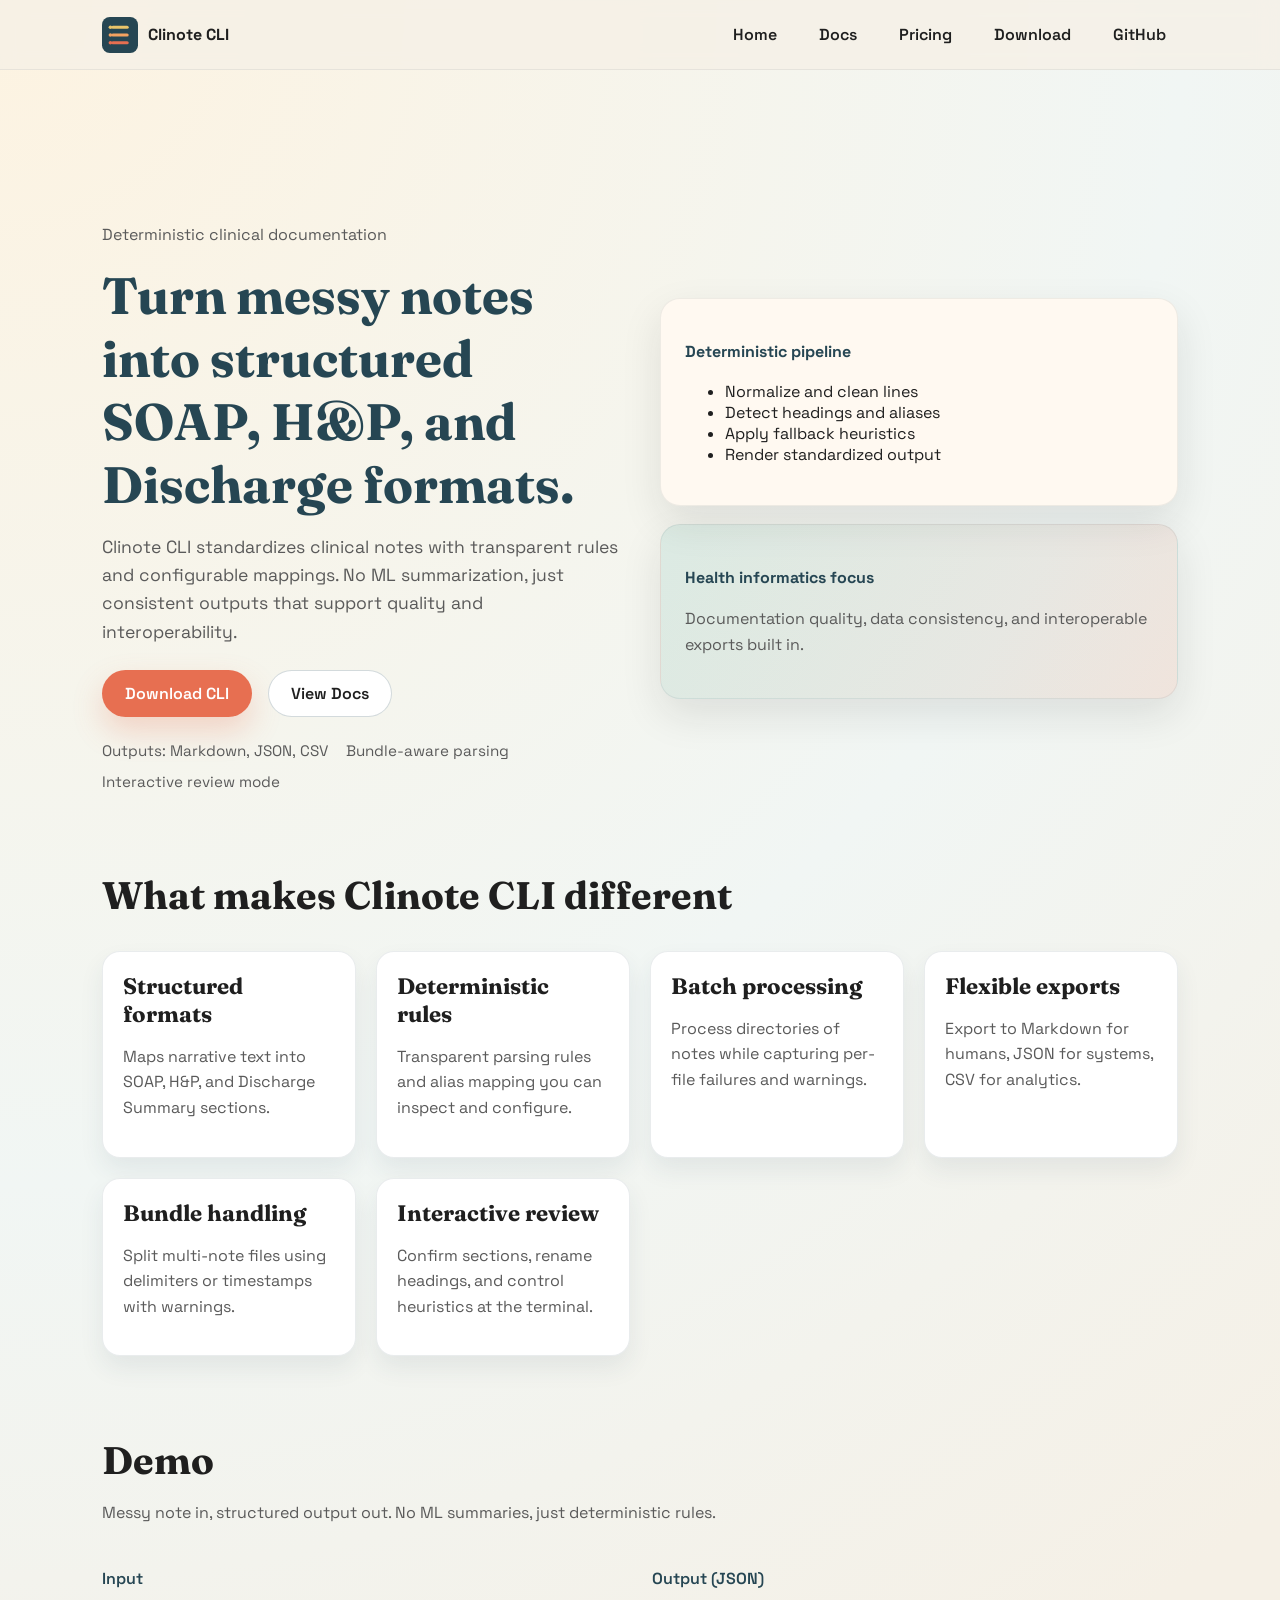
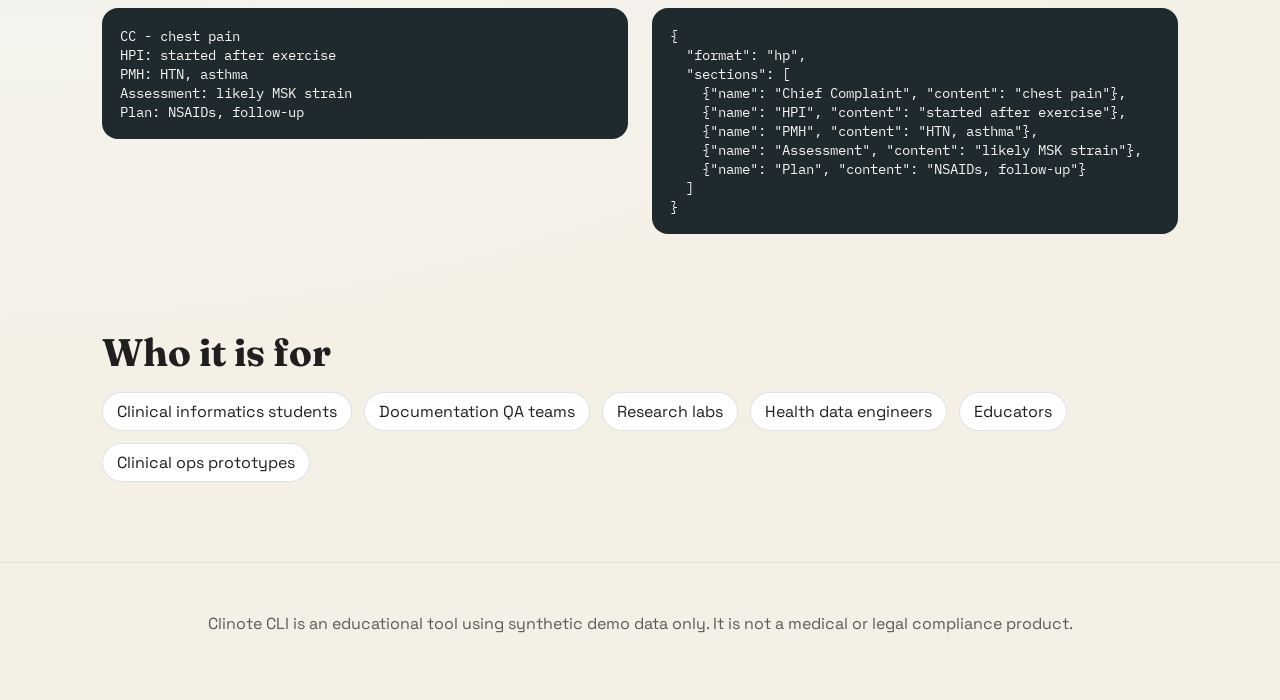
<file: docs/index.html>
<!doctype html>
<html lang="en">
<head>
  <meta charset="utf-8" />
  <meta name="viewport" content="width=device-width,initial-scale=1" />
  <title>Clinote CLI</title>
  <link rel="stylesheet" href="style.css" />
</head>
<body>
  <header class="site-header">
    <nav class="nav">
      <a class="brand" href="index.html">
        <img src="assets/logo.svg" alt="Clinote logo" />
        <span>Clinote CLI</span>
      </a>
      <div class="nav-links">
        <a href="index.html">Home</a>
        <a href="docs.html">Docs</a>
        <a href="pricing.html">Pricing</a>
        <a href="download.html">Download</a>
        <a href="https://github.com/your-org/clinote" target="_blank" rel="noreferrer">GitHub</a>
      </div>
    </nav>
  </header>

  <main>
    <section class="hero">
      <div class="hero-content">
        <p class="eyebrow">Deterministic clinical documentation</p>
        <h1>Turn messy notes into structured SOAP, H&amp;P, and Discharge formats.</h1>
        <p class="lead">
          Clinote CLI standardizes clinical notes with transparent rules and configurable mappings.
          No ML summarization, just consistent outputs that support quality and interoperability.
        </p>
        <div class="hero-actions">
          <a class="btn primary" href="download.html">Download CLI</a>
          <a class="btn ghost" href="docs.html">View Docs</a>
        </div>
        <div class="hero-meta">
          <span>Outputs: Markdown, JSON, CSV</span>
          <span>Bundle-aware parsing</span>
          <span>Interactive review mode</span>
        </div>
      </div>
      <div class="hero-panel">
        <div class="panel-card">
          <p class="panel-title">Deterministic pipeline</p>
          <ul>
            <li>Normalize and clean lines</li>
            <li>Detect headings and aliases</li>
            <li>Apply fallback heuristics</li>
            <li>Render standardized output</li>
          </ul>
        </div>
        <div class="panel-card accent">
          <p class="panel-title">Health informatics focus</p>
          <p>Documentation quality, data consistency, and interoperable exports built in.</p>
        </div>
      </div>
    </section>

    <section class="section reveal">
      <h2>What makes Clinote CLI different</h2>
      <div class="card-grid">
        <article class="card" style="--delay: 0ms">
          <h3>Structured formats</h3>
          <p>Maps narrative text into SOAP, H&amp;P, and Discharge Summary sections.</p>
        </article>
        <article class="card" style="--delay: 80ms">
          <h3>Deterministic rules</h3>
          <p>Transparent parsing rules and alias mapping you can inspect and configure.</p>
        </article>
        <article class="card" style="--delay: 160ms">
          <h3>Batch processing</h3>
          <p>Process directories of notes while capturing per-file failures and warnings.</p>
        </article>
        <article class="card" style="--delay: 240ms">
          <h3>Flexible exports</h3>
          <p>Export to Markdown for humans, JSON for systems, CSV for analytics.</p>
        </article>
        <article class="card" style="--delay: 320ms">
          <h3>Bundle handling</h3>
          <p>Split multi-note files using delimiters or timestamps with warnings.</p>
        </article>
        <article class="card" style="--delay: 400ms">
          <h3>Interactive review</h3>
          <p>Confirm sections, rename headings, and control heuristics at the terminal.</p>
        </article>
      </div>
    </section>

    <section class="section demo reveal">
      <div>
        <h2>Demo</h2>
        <p>Messy note in, structured output out. No ML summaries, just deterministic rules.</p>
      </div>
      <div class="demo-grid">
        <div>
          <p class="code-label">Input</p>
          <pre class="code-block"><code>CC - chest pain
HPI: started after exercise
PMH: HTN, asthma
Assessment: likely MSK strain
Plan: NSAIDs, follow-up</code></pre>
        </div>
        <div>
          <p class="code-label">Output (JSON)</p>
          <pre class="code-block"><code>{
  "format": "hp",
  "sections": [
    {"name": "Chief Complaint", "content": "chest pain"},
    {"name": "HPI", "content": "started after exercise"},
    {"name": "PMH", "content": "HTN, asthma"},
    {"name": "Assessment", "content": "likely MSK strain"},
    {"name": "Plan", "content": "NSAIDs, follow-up"}
  ]
}</code></pre>
        </div>
      </div>
    </section>

    <section class="section reveal">
      <h2>Who it is for</h2>
      <div class="pill-grid">
        <span>Clinical informatics students</span>
        <span>Documentation QA teams</span>
        <span>Research labs</span>
        <span>Health data engineers</span>
        <span>Educators</span>
        <span>Clinical ops prototypes</span>
      </div>
    </section>
  </main>

  <footer class="footer">
    <p>Clinote CLI is an educational tool using synthetic demo data only. It is not a medical or legal compliance product.</p>
  </footer>
</body>
</html>
</file>
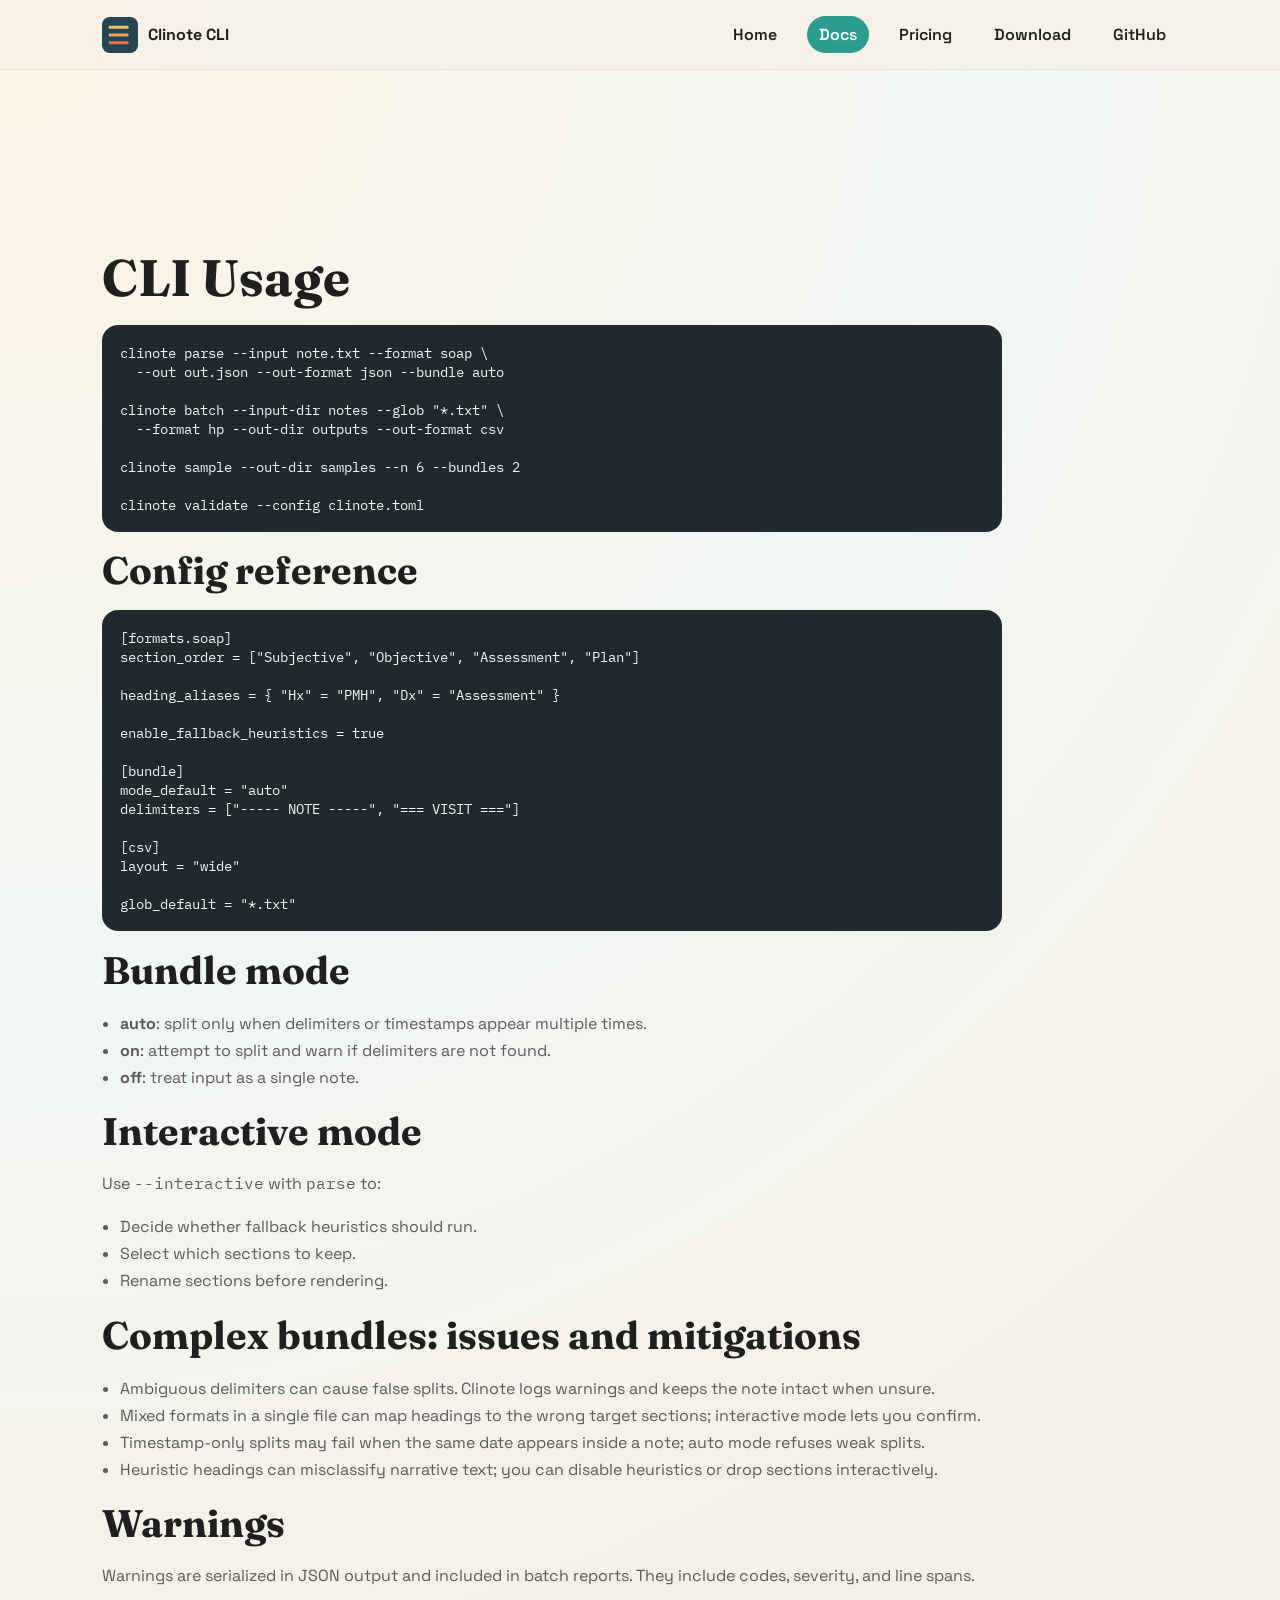
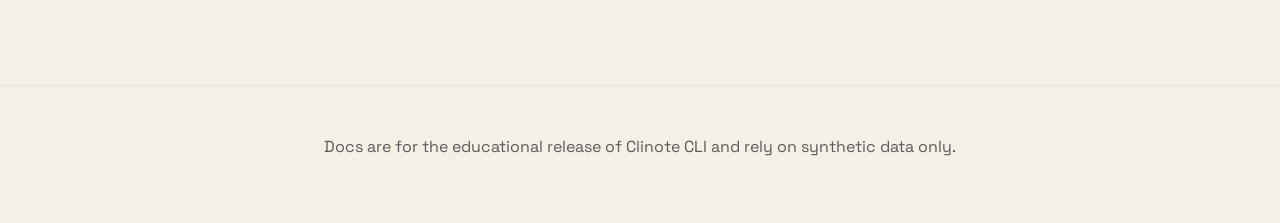
<file: docs/docs.html>
<!doctype html>
<html lang="en">
<head>
  <meta charset="utf-8" />
  <meta name="viewport" content="width=device-width,initial-scale=1" />
  <title>Clinote CLI Docs</title>
  <link rel="stylesheet" href="style.css" />
</head>
<body>
  <header class="site-header">
    <nav class="nav">
      <a class="brand" href="index.html">
        <img src="assets/logo.svg" alt="Clinote logo" />
        <span>Clinote CLI</span>
      </a>
      <div class="nav-links">
        <a href="index.html">Home</a>
        <a href="docs.html" class="active">Docs</a>
        <a href="pricing.html">Pricing</a>
        <a href="download.html">Download</a>
        <a href="https://github.com/your-org/clinote" target="_blank" rel="noreferrer">GitHub</a>
      </div>
    </nav>
  </header>

  <main>
    <section class="section narrow">
      <h1>CLI Usage</h1>
      <pre class="code-block"><code>clinote parse --input note.txt --format soap \
  --out out.json --out-format json --bundle auto

clinote batch --input-dir notes --glob "*.txt" \
  --format hp --out-dir outputs --out-format csv

clinote sample --out-dir samples --n 6 --bundles 2

clinote validate --config clinote.toml</code></pre>

      <h2>Config reference</h2>
      <pre class="code-block"><code>[formats.soap]
section_order = ["Subjective", "Objective", "Assessment", "Plan"]

heading_aliases = { "Hx" = "PMH", "Dx" = "Assessment" }

enable_fallback_heuristics = true

[bundle]
mode_default = "auto"
delimiters = ["----- NOTE -----", "=== VISIT ==="]

[csv]
layout = "wide"

glob_default = "*.txt"</code></pre>

      <h2>Bundle mode</h2>
      <ul class="doc-list">
        <li><strong>auto</strong>: split only when delimiters or timestamps appear multiple times.</li>
        <li><strong>on</strong>: attempt to split and warn if delimiters are not found.</li>
        <li><strong>off</strong>: treat input as a single note.</li>
      </ul>

      <h2>Interactive mode</h2>
      <p>Use <code>--interactive</code> with <code>parse</code> to:</p>
      <ul class="doc-list">
        <li>Decide whether fallback heuristics should run.</li>
        <li>Select which sections to keep.</li>
        <li>Rename sections before rendering.</li>
      </ul>

      <h2>Complex bundles: issues and mitigations</h2>
      <ul class="doc-list">
        <li>Ambiguous delimiters can cause false splits. Clinote logs warnings and keeps the note intact when unsure.</li>
        <li>Mixed formats in a single file can map headings to the wrong target sections; interactive mode lets you confirm.</li>
        <li>Timestamp-only splits may fail when the same date appears inside a note; auto mode refuses weak splits.</li>
        <li>Heuristic headings can misclassify narrative text; you can disable heuristics or drop sections interactively.</li>
      </ul>

      <h2>Warnings</h2>
      <p>Warnings are serialized in JSON output and included in batch reports. They include codes, severity, and line spans.</p>
    </section>
  </main>

  <footer class="footer">
    <p>Docs are for the educational release of Clinote CLI and rely on synthetic data only.</p>
  </footer>
</body>
</html>
</file>
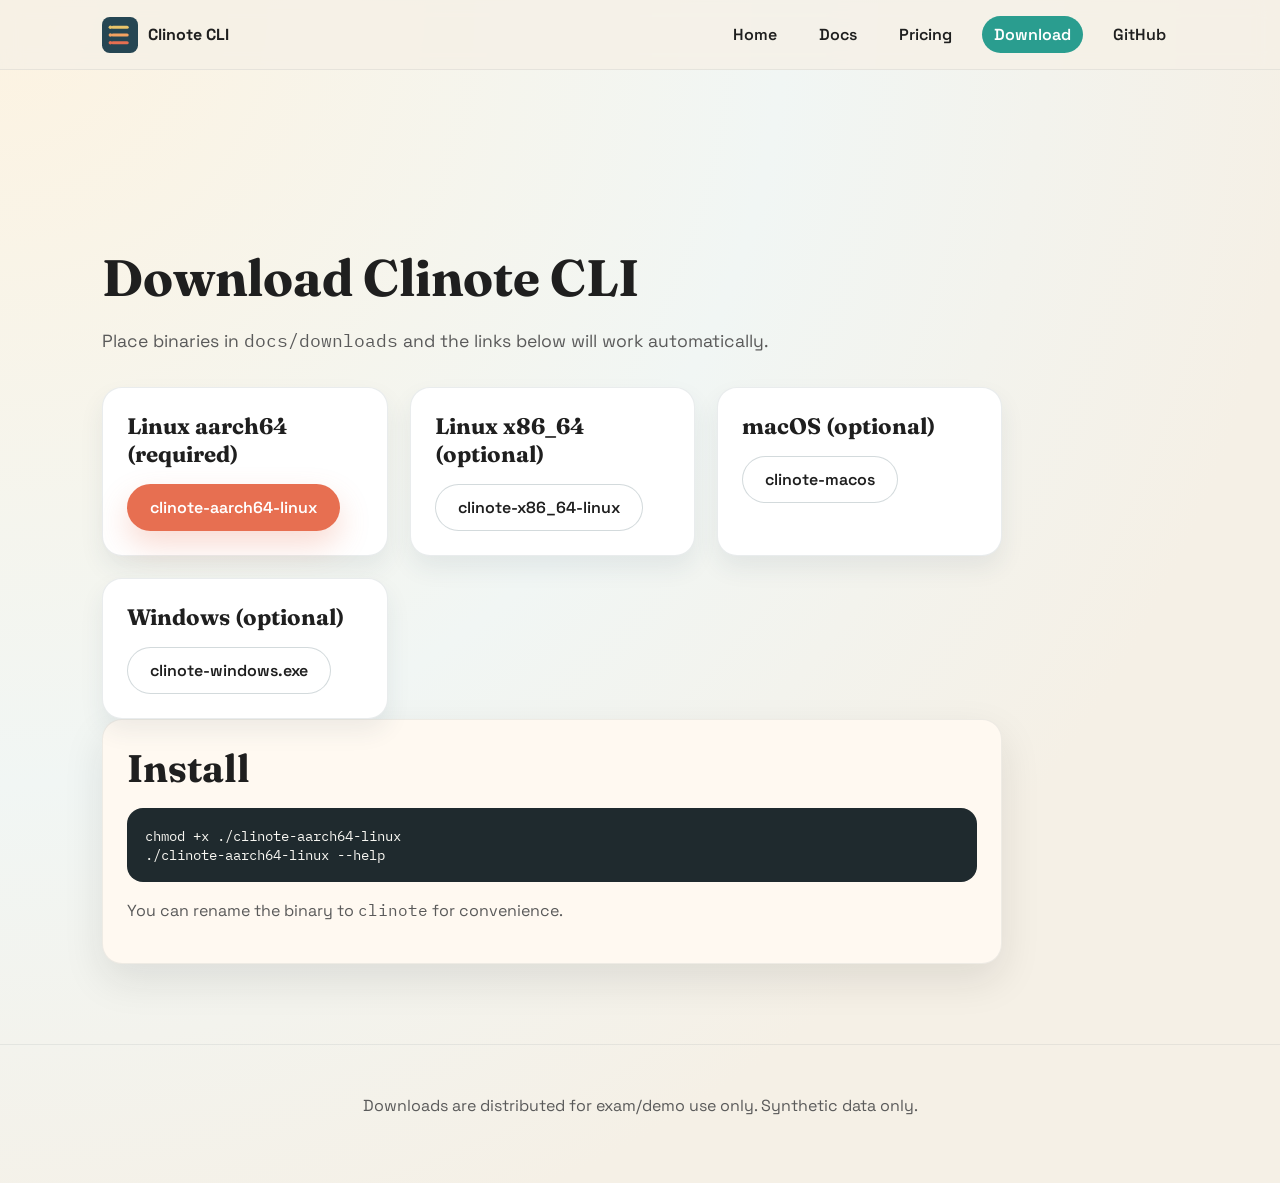
<file: docs/download.html>
<!doctype html>
<html lang="en">
<head>
  <meta charset="utf-8" />
  <meta name="viewport" content="width=device-width,initial-scale=1" />
  <title>Clinote CLI Downloads</title>
  <link rel="stylesheet" href="style.css" />
</head>
<body>
  <header class="site-header">
    <nav class="nav">
      <a class="brand" href="index.html">
        <img src="assets/logo.svg" alt="Clinote logo" />
        <span>Clinote CLI</span>
      </a>
      <div class="nav-links">
        <a href="index.html">Home</a>
        <a href="docs.html">Docs</a>
        <a href="pricing.html">Pricing</a>
        <a href="download.html" class="active">Download</a>
        <a href="https://github.com/your-org/clinote" target="_blank" rel="noreferrer">GitHub</a>
      </div>
    </nav>
  </header>

  <main>
    <section class="section narrow">
      <h1>Download Clinote CLI</h1>
      <p class="lead">Place binaries in <code>docs/downloads</code> and the links below will work automatically.</p>

      <div class="download-grid">
        <div class="download-card">
          <h3>Linux aarch64 (required)</h3>
          <a class="btn primary" href="downloads/clinote-aarch64-linux">clinote-aarch64-linux</a>
        </div>
        <div class="download-card">
          <h3>Linux x86_64 (optional)</h3>
          <a class="btn ghost" href="downloads/clinote-x86_64-linux">clinote-x86_64-linux</a>
        </div>
        <div class="download-card">
          <h3>macOS (optional)</h3>
          <a class="btn ghost" href="downloads/clinote-macos">clinote-macos</a>
        </div>
        <div class="download-card">
          <h3>Windows (optional)</h3>
          <a class="btn ghost" href="downloads/clinote-windows.exe">clinote-windows.exe</a>
        </div>
      </div>

      <div class="panel-card">
        <h2>Install</h2>
        <pre class="code-block"><code>chmod +x ./clinote-aarch64-linux
./clinote-aarch64-linux --help</code></pre>
        <p class="muted">You can rename the binary to <code>clinote</code> for convenience.</p>
      </div>
    </section>
  </main>

  <footer class="footer">
    <p>Downloads are distributed for exam/demo use only. Synthetic data only.</p>
  </footer>
</body>
</html>
</file>
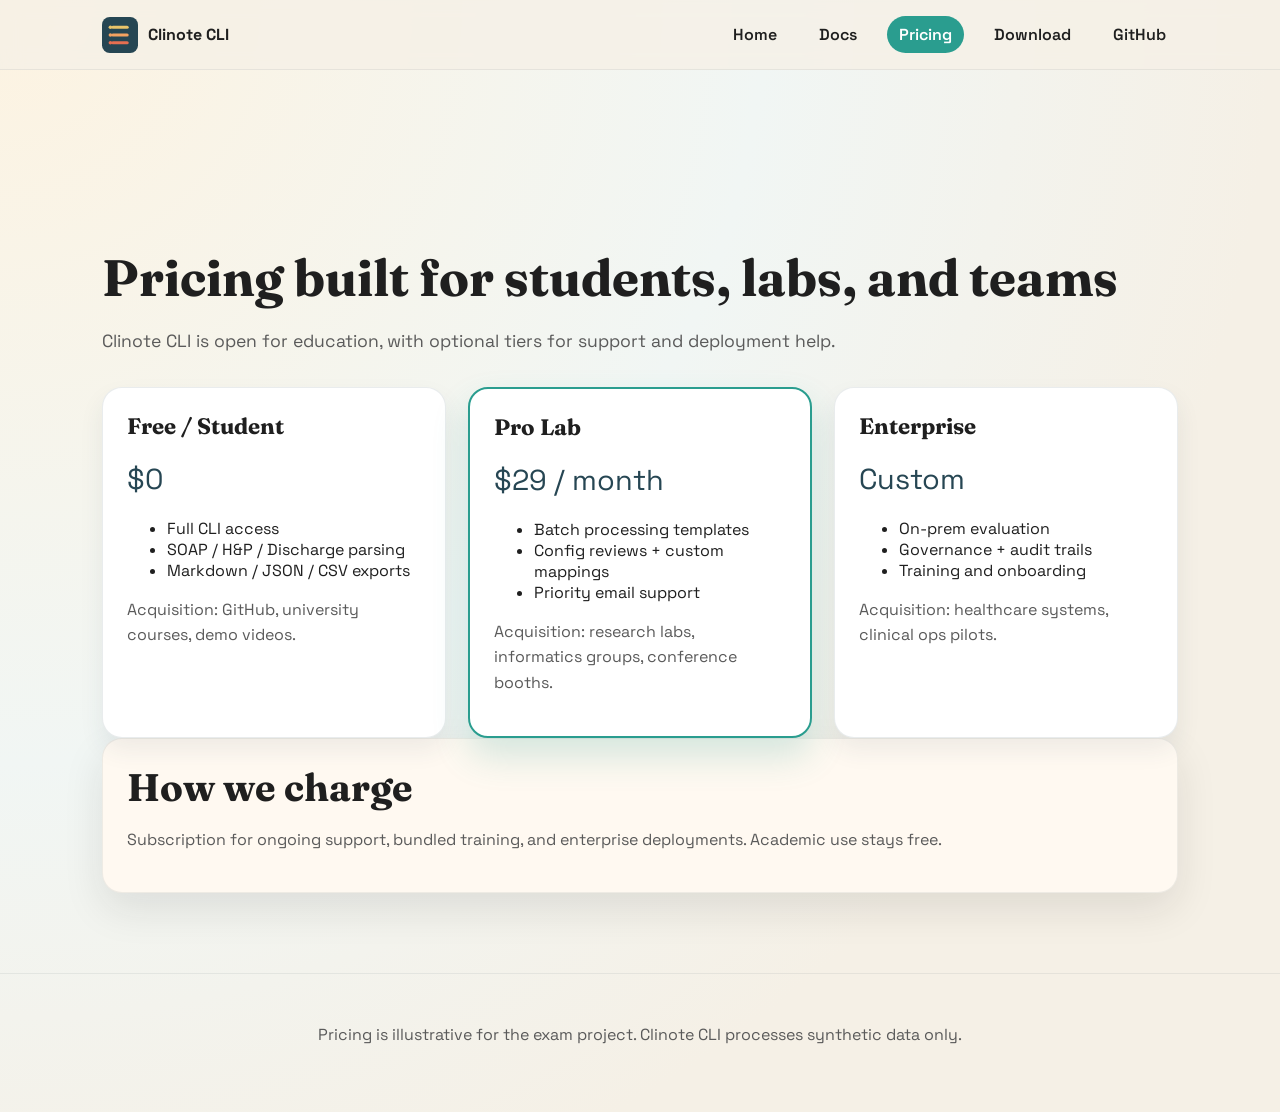
<file: docs/pricing.html>
<!doctype html>
<html lang="en">
<head>
  <meta charset="utf-8" />
  <meta name="viewport" content="width=device-width,initial-scale=1" />
  <title>Clinote CLI Pricing</title>
  <link rel="stylesheet" href="style.css" />
</head>
<body>
  <header class="site-header">
    <nav class="nav">
      <a class="brand" href="index.html">
        <img src="assets/logo.svg" alt="Clinote logo" />
        <span>Clinote CLI</span>
      </a>
      <div class="nav-links">
        <a href="index.html">Home</a>
        <a href="docs.html">Docs</a>
        <a href="pricing.html" class="active">Pricing</a>
        <a href="download.html">Download</a>
        <a href="https://github.com/your-org/clinote" target="_blank" rel="noreferrer">GitHub</a>
      </div>
    </nav>
  </header>

  <main>
    <section class="section">
      <h1>Pricing built for students, labs, and teams</h1>
      <p class="lead">Clinote CLI is open for education, with optional tiers for support and deployment help.</p>

      <div class="price-grid">
        <article class="price-card">
          <h3>Free / Student</h3>
          <p class="price">$0</p>
          <ul>
            <li>Full CLI access</li>
            <li>SOAP / H&amp;P / Discharge parsing</li>
            <li>Markdown / JSON / CSV exports</li>
          </ul>
          <p class="muted">Acquisition: GitHub, university courses, demo videos.</p>
        </article>
        <article class="price-card featured">
          <h3>Pro Lab</h3>
          <p class="price">$29 / month</p>
          <ul>
            <li>Batch processing templates</li>
            <li>Config reviews + custom mappings</li>
            <li>Priority email support</li>
          </ul>
          <p class="muted">Acquisition: research labs, informatics groups, conference booths.</p>
        </article>
        <article class="price-card">
          <h3>Enterprise</h3>
          <p class="price">Custom</p>
          <ul>
            <li>On-prem evaluation</li>
            <li>Governance + audit trails</li>
            <li>Training and onboarding</li>
          </ul>
          <p class="muted">Acquisition: healthcare systems, clinical ops pilots.</p>
        </article>
      </div>

      <div class="panel-card">
        <h2>How we charge</h2>
        <p>Subscription for ongoing support, bundled training, and enterprise deployments. Academic use stays free.</p>
      </div>
    </section>
  </main>

  <footer class="footer">
    <p>Pricing is illustrative for the exam project. Clinote CLI processes synthetic data only.</p>
  </footer>
</body>
</html>
</file>
<file: docs/style.css>
@import url("https://fonts.googleapis.com/css2?family=Fraunces:wght@600;700&family=IBM+Plex+Mono:wght@400;500&family=Space+Grotesk:wght@400;600;700&display=swap");

:root {
  --bg: #f5f0e6;
  --paper: #fff9f1;
  --ink: #1f1f1f;
  --muted: #5a5a5a;
  --accent: #e76f51;
  --accent-2: #2a9d8f;
  --accent-3: #264653;
  --shadow: rgba(31, 31, 31, 0.1);
  --radius: 20px;
  --body-font: "Space Grotesk", "Helvetica Neue", sans-serif;
  --display-font: "Fraunces", "Times New Roman", serif;
  --mono-font: "IBM Plex Mono", "Courier New", monospace;
}

* {
  box-sizing: border-box;
}

body {
  margin: 0;
  font-family: var(--body-font);
  color: var(--ink);
  background: radial-gradient(circle at top left, #fdf3e1, #f1f6f4 45%, #f5f0e6 75%);
  min-height: 100vh;
}

main {
  padding: 96px 8vw 80px;
}

h1,
h2,
h3 {
  font-family: var(--display-font);
  margin: 0 0 16px;
}

h1 {
  font-size: clamp(2.6rem, 4vw, 3.6rem);
}

h2 {
  font-size: clamp(1.8rem, 3vw, 2.4rem);
}

h3 {
  font-size: 1.4rem;
}

p {
  line-height: 1.6;
  color: var(--muted);
}

a {
  color: inherit;
  text-decoration: none;
}

code {
  font-family: var(--mono-font);
}

.site-header {
  position: sticky;
  top: 0;
  backdrop-filter: blur(10px);
  background: rgba(245, 240, 230, 0.8);
  border-bottom: 1px solid rgba(38, 70, 83, 0.08);
  z-index: 20;
}

.nav {
  display: flex;
  align-items: center;
  justify-content: space-between;
  padding: 16px 8vw;
}

.brand {
  display: inline-flex;
  align-items: center;
  gap: 10px;
  font-weight: 700;
}

.brand img {
  width: 36px;
  height: 36px;
}

.nav-links {
  display: flex;
  gap: 18px;
  font-weight: 600;
}

.nav-links a {
  padding: 8px 12px;
  border-radius: 999px;
  transition: background 0.2s ease, color 0.2s ease;
}

.nav-links a.active,
.nav-links a:hover {
  background: var(--accent-2);
  color: #fff;
}

.hero {
  display: grid;
  grid-template-columns: repeat(auto-fit, minmax(280px, 1fr));
  gap: 40px;
  align-items: center;
  margin-top: 40px;
}

.hero-content {
  animation: fadeUp 0.7s ease both;
}

.hero h1 {
  color: var(--accent-3);
}

.lead {
  font-size: 1.1rem;
}

.hero-actions {
  display: flex;
  gap: 16px;
  margin: 24px 0;
}

.hero-meta {
  display: flex;
  flex-wrap: wrap;
  gap: 12px 18px;
  font-size: 0.95rem;
  color: var(--muted);
}

.btn {
  display: inline-flex;
  align-items: center;
  justify-content: center;
  padding: 12px 22px;
  border-radius: 999px;
  font-weight: 600;
  border: 1px solid transparent;
  transition: transform 0.2s ease, box-shadow 0.2s ease;
}

.btn.primary {
  background: var(--accent);
  color: #fff;
  box-shadow: 0 14px 30px rgba(231, 111, 81, 0.25);
}

.btn.ghost {
  background: #fff;
  border-color: rgba(38, 70, 83, 0.2);
}

.btn:hover {
  transform: translateY(-2px);
}

.hero-panel {
  display: grid;
  gap: 18px;
}

.panel-card {
  background: var(--paper);
  padding: 24px;
  border-radius: var(--radius);
  box-shadow: 0 16px 40px var(--shadow);
  border: 1px solid rgba(38, 70, 83, 0.08);
}

.panel-card.accent {
  background: linear-gradient(120deg, rgba(42, 157, 143, 0.12), rgba(231, 111, 81, 0.12));
}

.panel-title {
  font-weight: 700;
  color: var(--accent-3);
}

.section {
  margin-top: 80px;
}

.section.narrow {
  max-width: 900px;
}

.card-grid {
  display: grid;
  grid-template-columns: repeat(auto-fit, minmax(220px, 1fr));
  gap: 20px;
  margin-top: 32px;
}

.card {
  background: #fff;
  padding: 20px;
  border-radius: 18px;
  border: 1px solid rgba(38, 70, 83, 0.1);
  box-shadow: 0 12px 24px rgba(38, 70, 83, 0.08);
  animation: floatIn 0.8s ease both;
  animation-delay: var(--delay);
}

.demo-grid {
  display: grid;
  grid-template-columns: repeat(auto-fit, minmax(260px, 1fr));
  gap: 24px;
  margin-top: 24px;
}

.code-block {
  background: #1f2a2e;
  color: #f8f7f2;
  padding: 18px;
  border-radius: 16px;
  font-family: var(--mono-font);
  font-size: 0.9rem;
  overflow-x: auto;
}

.code-label {
  font-weight: 600;
  color: var(--accent-3);
}

.pill-grid {
  display: flex;
  flex-wrap: wrap;
  gap: 12px;
  margin-top: 16px;
}

.pill-grid span {
  background: #fff;
  padding: 8px 14px;
  border-radius: 999px;
  border: 1px solid rgba(38, 70, 83, 0.15);
}

.download-grid,
.price-grid {
  display: grid;
  grid-template-columns: repeat(auto-fit, minmax(240px, 1fr));
  gap: 22px;
  margin-top: 32px;
}

.download-card,
.price-card {
  background: #fff;
  border-radius: var(--radius);
  padding: 24px;
  border: 1px solid rgba(38, 70, 83, 0.1);
  box-shadow: 0 12px 24px rgba(38, 70, 83, 0.08);
}

.price-card.featured {
  border: 2px solid var(--accent-2);
  box-shadow: 0 18px 36px rgba(42, 157, 143, 0.2);
}

.price {
  font-size: 1.8rem;
  color: var(--accent-3);
  margin: 12px 0;
}

.doc-list {
  padding-left: 18px;
  color: var(--muted);
  line-height: 1.7;
}

.muted {
  color: var(--muted);
}

.footer {
  padding: 32px 8vw 48px;
  border-top: 1px solid rgba(38, 70, 83, 0.08);
  color: var(--muted);
  text-align: center;
}

.reveal {
  animation: fadeUp 0.8s ease both;
}

@keyframes fadeUp {
  from {
    opacity: 0;
    transform: translateY(18px);
  }
  to {
    opacity: 1;
    transform: translateY(0);
  }
}

@keyframes floatIn {
  from {
    opacity: 0;
    transform: translateY(16px);
  }
  to {
    opacity: 1;
    transform: translateY(0);
  }
}

@media (max-width: 800px) {
  main {
    padding: 88px 6vw 72px;
  }

  .nav {
    flex-direction: column;
    gap: 12px;
  }

  .nav-links {
    flex-wrap: wrap;
    justify-content: center;
  }

  .hero-actions {
    flex-direction: column;
    align-items: flex-start;
  }
}
</file>
